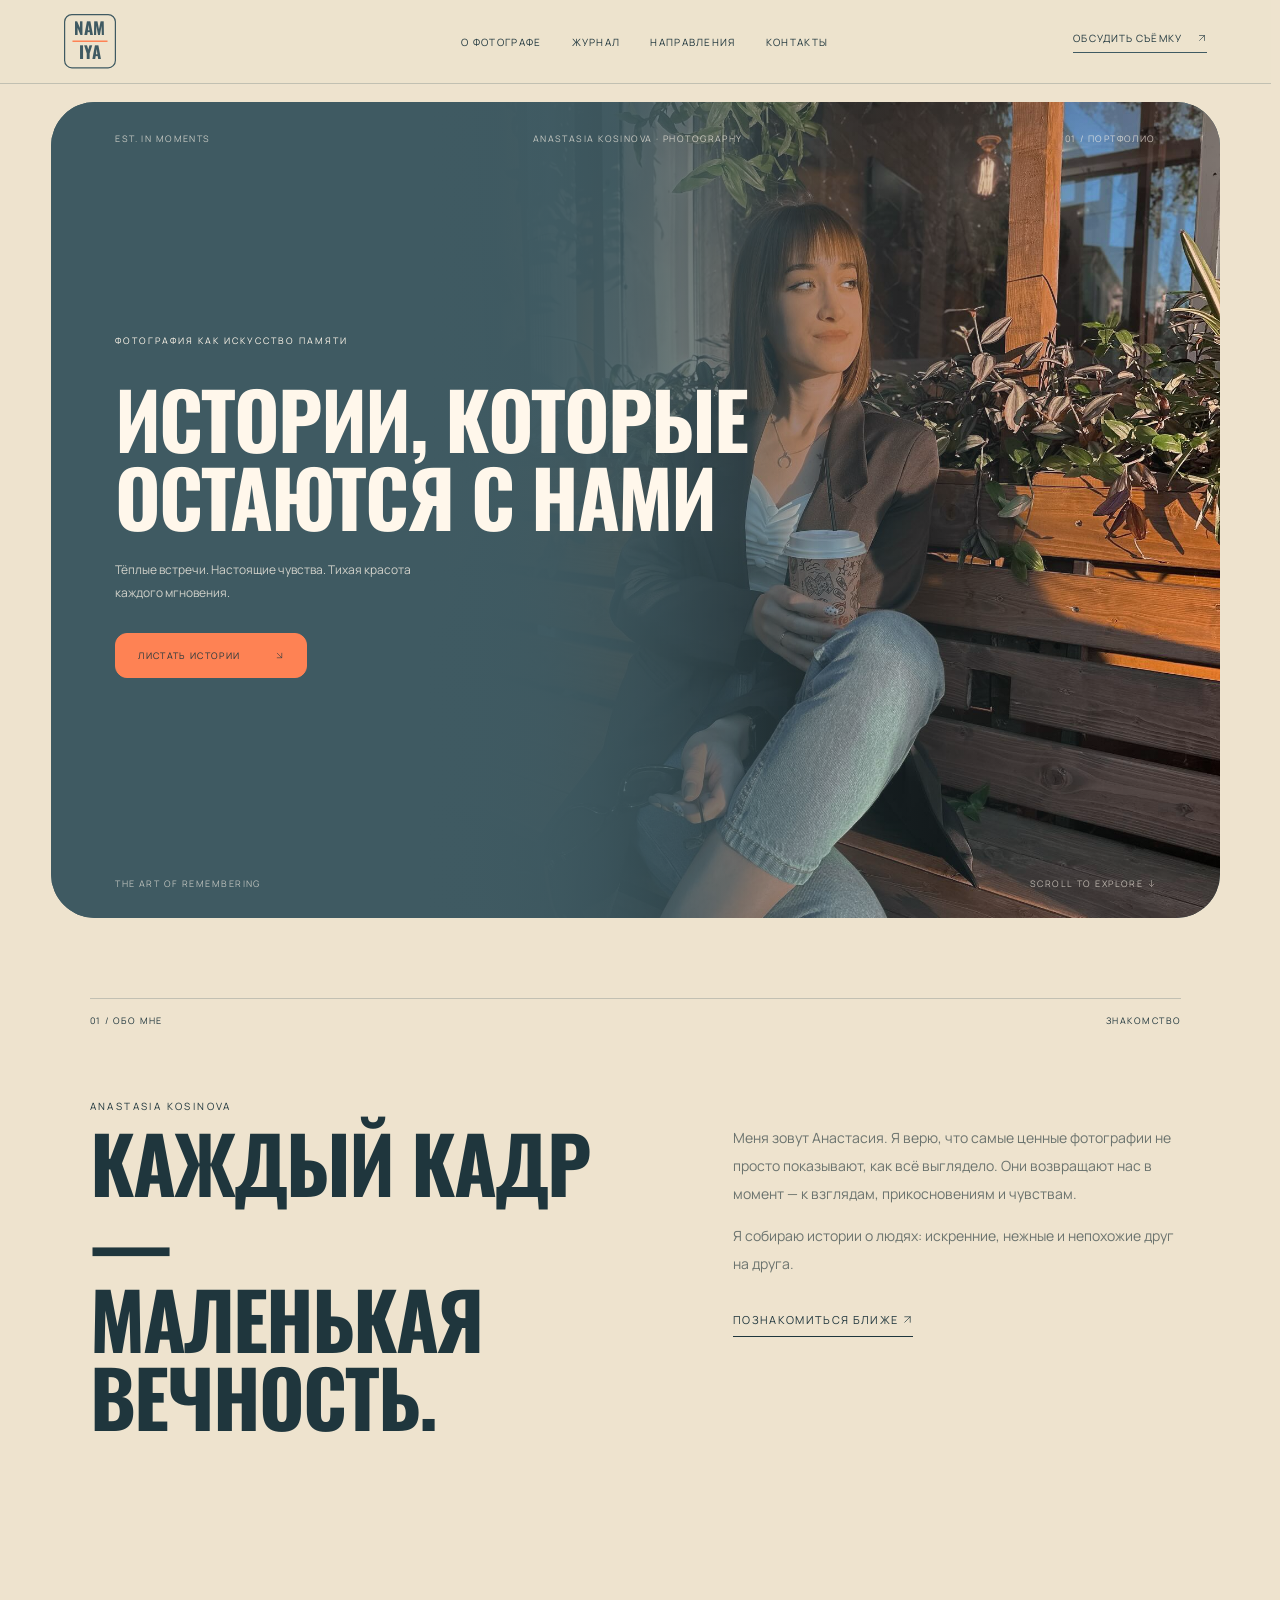
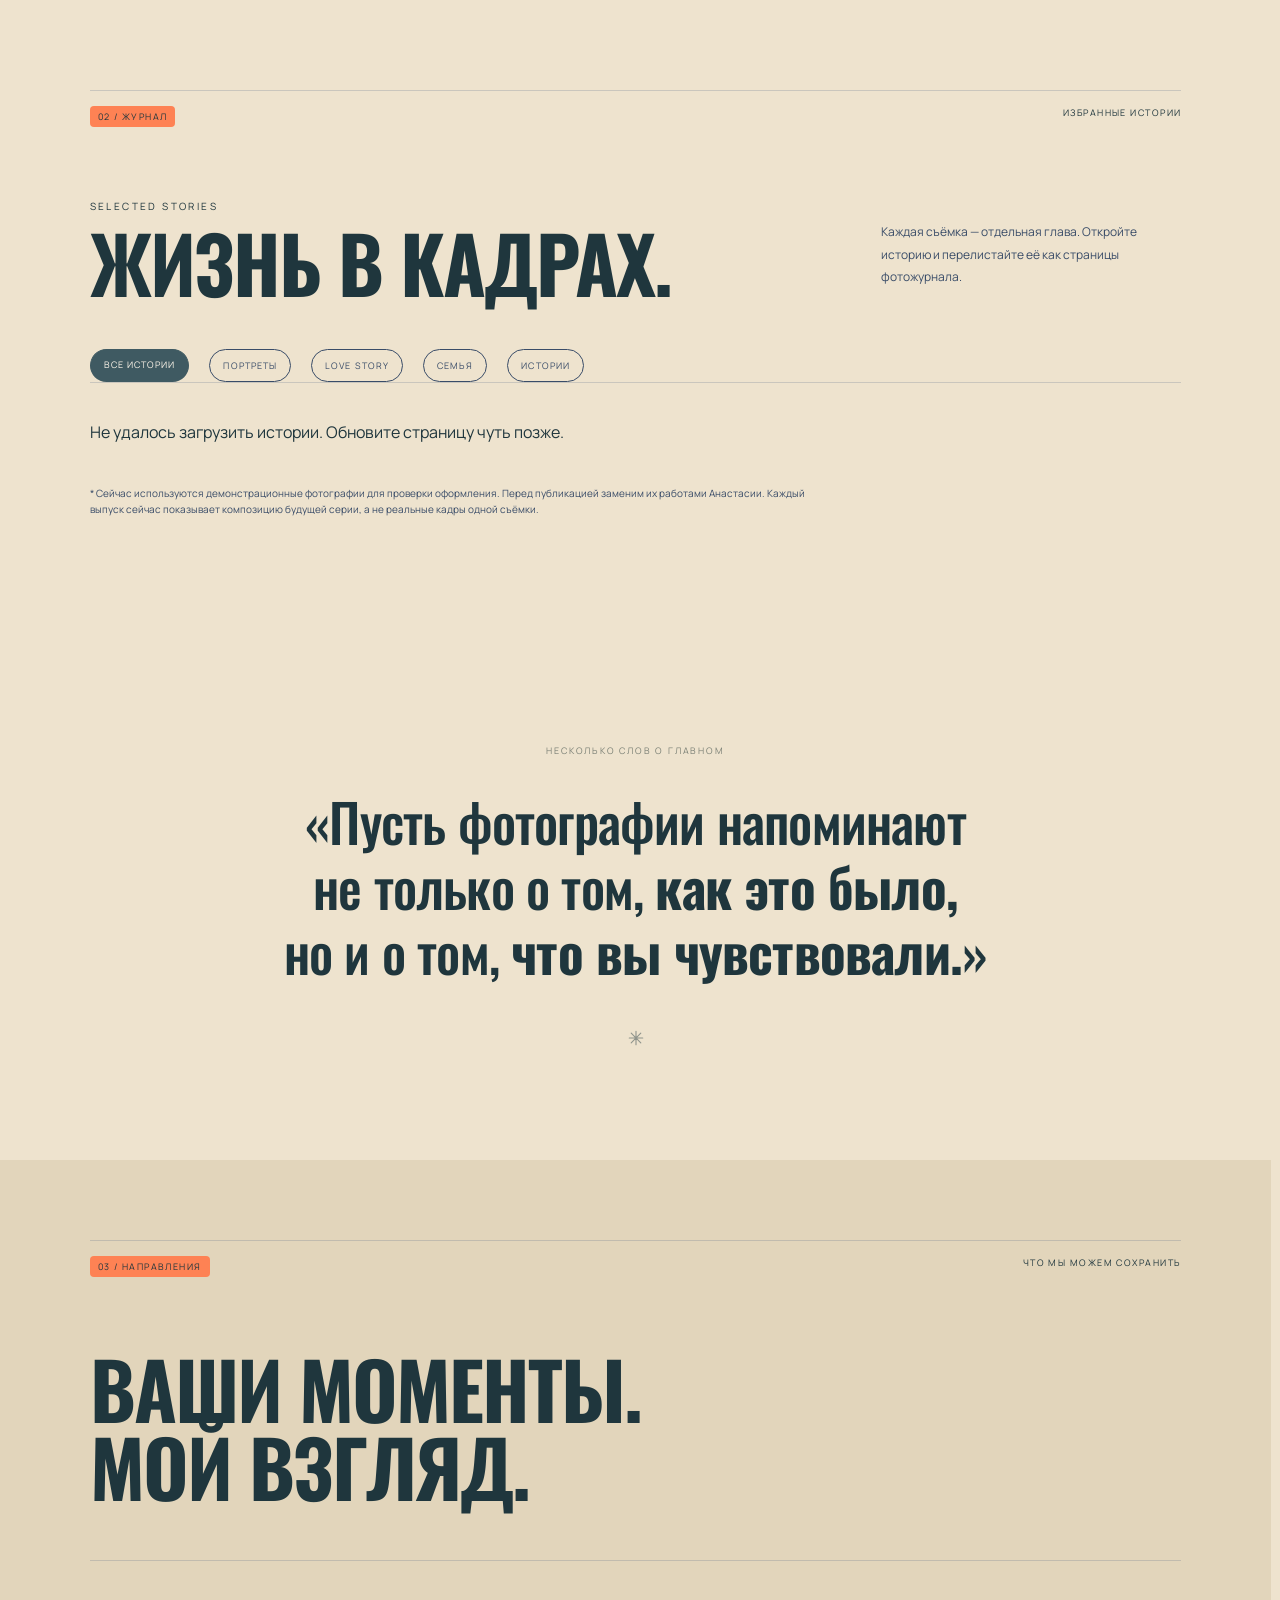
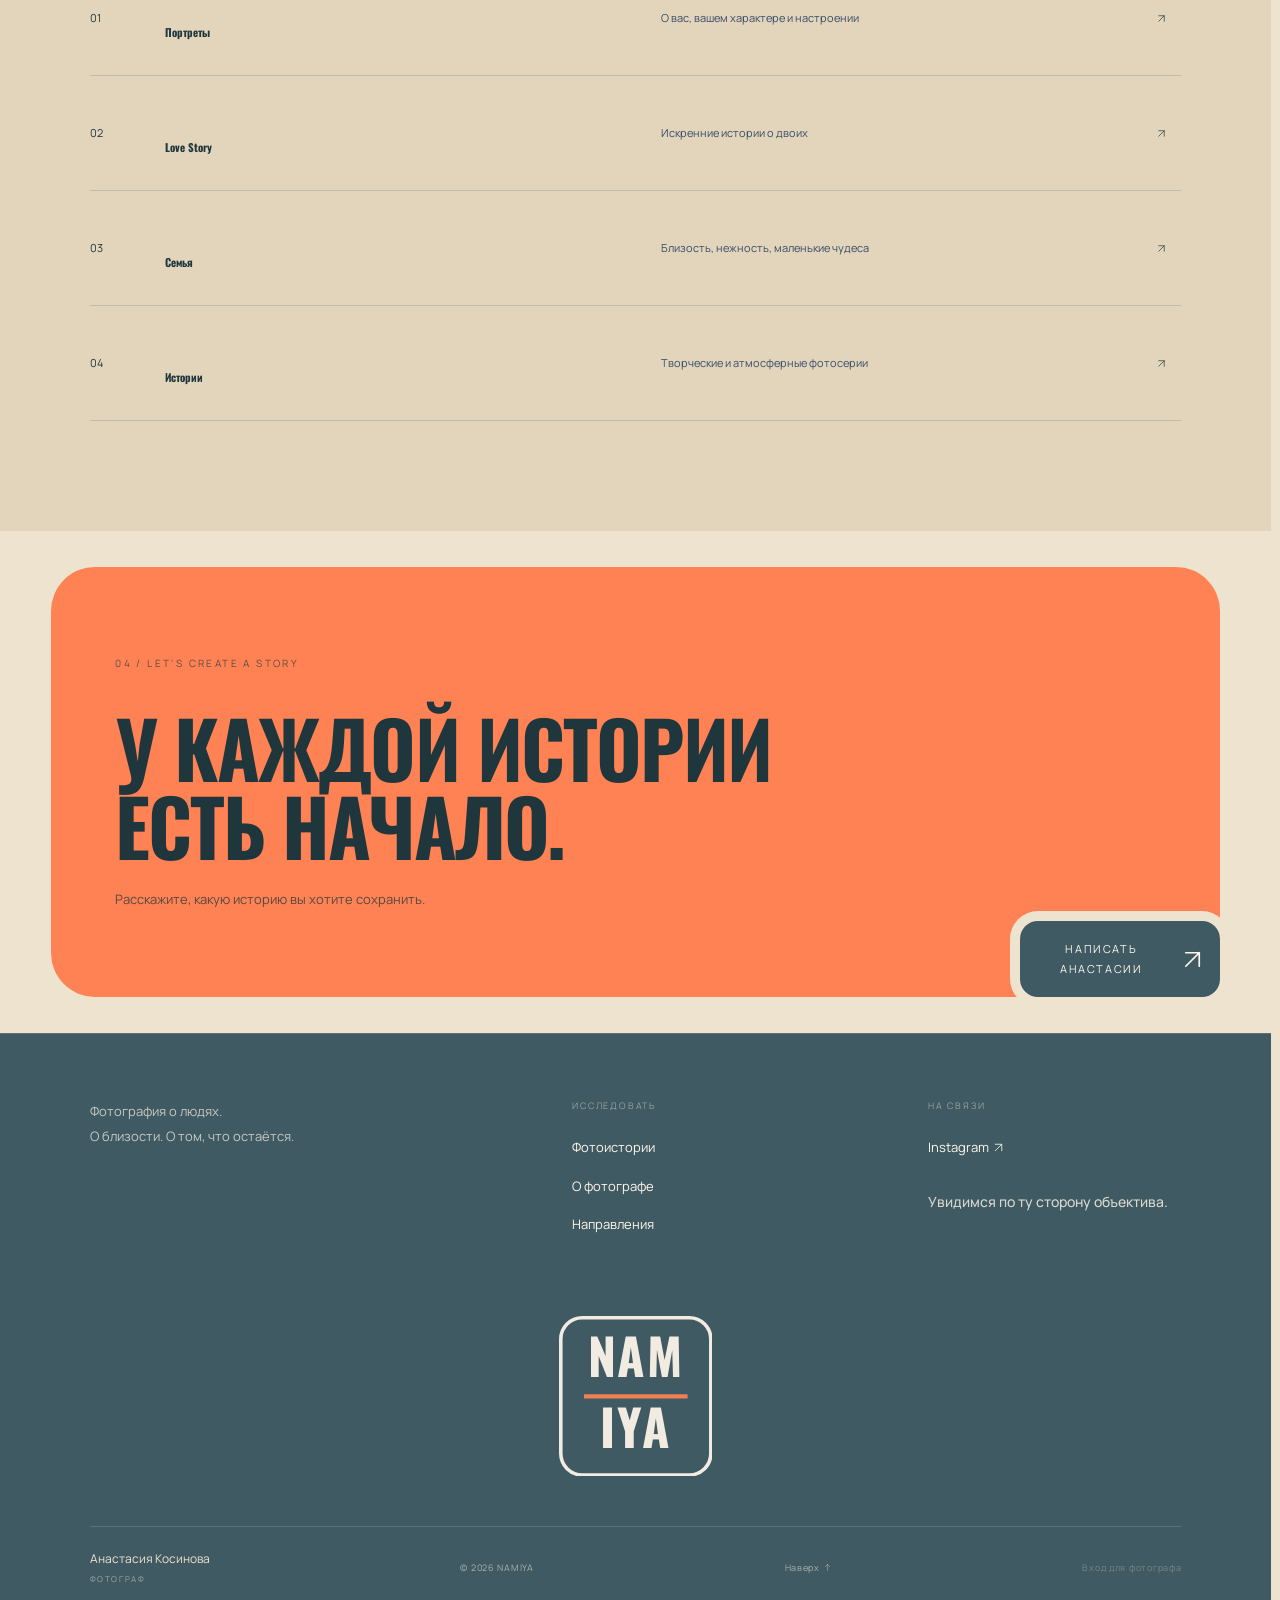
<file: index.html>
<!doctype html><html lang="ru"><head><meta charset="UTF-8"><meta name="viewport" content="width=device-width,initial-scale=1"><meta name="theme-color" content="#242e30"><meta name="description" content="NAMIYA — авторская фотография Анастасии Косиновой. Портреты, истории любви, семейные и творческие фотосессии."><title>NAMIYA — Anastasia Kosinova Photography</title><link rel="preconnect" href="https://fonts.googleapis.com"><link rel="preconnect" href="https://fonts.gstatic.com" crossorigin><link href="https://fonts.googleapis.com/css2?family=Cormorant+Garamond:ital,wght@0,400;0,500;0,600;1,400;1,500&family=Manrope:wght@300;400;500;600;700;800&display=swap" rel="stylesheet"><link rel="stylesheet" href="style.css?v=direction-links-1"><link rel="stylesheet" href="ui.css?v=center-add-1"><link rel="stylesheet" href="aesthetic.css?v=type-system-1"><link rel="stylesheet" href="covers.css?v=magazine-1"><script>
  const navigation = performance.getEntriesByType('navigation')[0];
  if (navigation?.type === 'reload' && location.hash === '#top') {
    const previousScrollRestoration = history.scrollRestoration;
    history.scrollRestoration = 'manual';
    window.addEventListener('pageshow', () => {
      requestAnimationFrame(() => {
        if (location.hash === '#top') window.scrollTo({top:0, behavior:'instant'});
        history.scrollRestoration = previousScrollRestoration;
      });
    }, {once:true});
  }
  const pageOptions = new URLSearchParams(location.search);
  if (pageOptions.get('mark') === 'seal') {
    document.documentElement.classList.add('preview-seal');
  }
  const showBlueOrangePreview = pageOptions.get('preview') === 'blue-orange';
  document.documentElement.classList.add('preview-blue-orange');
  if (!showBlueOrangePreview) document.documentElement.classList.add('preview-peach-steel');
  document.querySelector('meta[name="theme-color"]').content = showBlueOrangePreview ? '#4b607f' : '#3f5a62';
  const headingFont = document.createElement('link');
  headingFont.rel = 'stylesheet';
  headingFont.href = showBlueOrangePreview
    ? 'https://fonts.googleapis.com/css2?family=Golos+Text:wght@700;900&display=swap'
    : 'https://fonts.googleapis.com/css2?family=Oswald:wght@500;700&display=swap';
  document.head.append(headingFont);
</script></head><body>
<header class="topbar" id="top"><a class="wordmark" href="#top" aria-label="NAMIYA — на главную"><svg class="namiya-mark" viewBox="0 0 254 46" width="254" height="46" aria-hidden="true" focusable="false">
  <defs>
    <symbol id="namiya-geometric-mark" viewBox="0 0 254 46">
      <path fill="currentColor" d="M0 44V2h12l14 22V2h12v42H26L12 22v22z"/>
      <path fill="currentColor" fill-rule="evenodd" d="M40 44 53 2h15l13 42H68l-2-8H55l-2 8zm18-19h5l-2.5-11z"/>
      <path fill="currentColor" d="M84 44V2h13l10 17 10-17h13v42h-12V22l-11 16-11-16v22zM136 2h13v42h-13zM153 2h14l8 15 8-15h14l-16 28v14h-13V30z"/>
      <path fill="currentColor" fill-rule="evenodd" d="M194 44 207 2h15l13 42h-13l-2-8h-11l-2 8zm18-19h5l-2.5-11z"/>
      <circle cx="246" cy="36" r="8" fill="var(--namiya-mark-accent, #fe8254)"/>
    </symbol>
  </defs>
  <use href="#namiya-geometric-mark"/>
</svg><svg class="namiya-seal" viewBox="0 0 164 58" width="164" height="58" aria-hidden="true" focusable="false">
  <g transform="scale(.85)"><g transform="translate(34 34) rotate(45) translate(-23 -23)">
        <path fill="var(--seal-ink)" d="M0 0h46v46H0z"/>
        <path fill="none" stroke="var(--seal-cut)" stroke-width="2.2" stroke-linejoin="miter" d="M4.5 4.5h37v37h-37zM4.5 34h37M23 4.5V34M10.5 29V10.5L17 29V10.5M29 29V10.5h6.5V29M29 20h6.5"/>
        <path fill="var(--seal-cut)" d="M9 36.8h19v2H9zM33 36.8h4v2h-4z"/>
      </g></g>
  <text class="seal-name" x="65" y="37">NAMIYA</text>
</svg><svg class="namiya-compact" viewBox="0 0 86 90" width="86" height="90" aria-hidden="true" focusable="false">
  <rect x="1" y="1" width="84" height="88" rx="12" fill="none" stroke="currentColor" stroke-width="2"/>
  <text x="43" y="34" text-anchor="middle" fill="currentColor">NAM</text>
  <path d="M14 45H72" stroke="var(--namiya-mark-accent)" stroke-width="2.5"/>
  <text x="43" y="74" text-anchor="middle" fill="currentColor">IYA</text>
</svg></a><button class="menu-toggle" aria-label="Открыть меню" aria-expanded="false">☰</button><nav class="nav" aria-label="Навигация"><a href="#about">О фотографе</a><a href="#journal">Журнал</a><a href="#directions">Направления</a><a href="#contact">Контакты</a></nav><a class="top-cta" href="#contact">Обсудить съёмку <span>↗</span></a></header>
<main><section class="hero"><div class="hero-photo" aria-hidden="true"></div><div class="hero-lines"><span>EST. IN MOMENTS</span><span>ANASTASIA KOSINOVA · PHOTOGRAPHY</span><span>01 / ПОРТФОЛИО</span></div><div class="hero-inner"><p class="eyebrow">ФОТОГРАФИЯ КАК ИСКУССТВО ПАМЯТИ</p><h1>Истории, которые<br><em>остаются с нами</em></h1><p class="hero-description">Тёплые встречи. Настоящие чувства. Тихая красота каждого мгновения.</p><a class="button light" href="#journal">Листать истории <span>↘</span></a></div><div class="hero-bottom"><span>THE ART OF REMEMBERING</span><span>SCROLL TO EXPLORE ↓</span></div></section>
<section class="intro section" id="about"><div class="section-kicker"><span>01 / ОБО МНЕ</span><span>ЗНАКОМСТВО</span></div><div class="intro-grid"><div><p class="smallcaps">ANASTASIA KOSINOVA</p><h2>Каждый кадр —<br><em>маленькая вечность.</em></h2></div><div class="intro-right"><p>Меня зовут Анастасия. Я верю, что самые ценные фотографии не просто показывают, как всё выглядело. Они возвращают нас в момент — к взглядам, прикосновениям и чувствам.</p><p>Я собираю истории о людях: искренние, нежные и непохожие друг на друга.</p><a class="text-link" href="https://www.instagram.com/_namiya_foto/" target="_blank" rel="noopener noreferrer">Познакомиться ближе ↗</a></div></div></section>
<section class="journal section" id="journal"><div class="section-kicker"><span>02 / ЖУРНАЛ</span><span>ИЗБРАННЫЕ ИСТОРИИ</span></div><div class="journal-heading"><div><p class="smallcaps">SELECTED STORIES</p><h2>Жизнь в <em>кадрах.</em></h2></div><p>Каждая съёмка — отдельная глава. Откройте историю и перелистайте её как страницы фотожурнала.</p></div><div class="filters" aria-label="Фильтр историй"><button class="filter active" data-filter="all">Все истории</button><button class="filter" data-filter="portrait">Портреты</button><button class="filter" data-filter="love">Love Story</button><button class="filter" data-filter="family">Семья</button><button class="filter" data-filter="story">Истории</button></div><div class="story-grid" id="story-grid"></div><div class="demo-note">* Сейчас используются демонстрационные фотографии для проверки оформления. Перед публикацией заменим их работами Анастасии. Каждый выпуск сейчас показывает композицию будущей серии, а не реальные кадры одной съёмки.</div></section>
<section class="quote"><span class="smallcaps">НЕСКОЛЬКО СЛОВ О ГЛАВНОМ</span><p>«Пусть фотографии напоминают<br>не только о том, <em>как это было,</em><br>но и о том, <em>что вы чувствовали.</em>»</p><span class="quote-mark">✳</span></section>
<section class="directions section" id="directions"><div class="section-kicker"><span>03 / НАПРАВЛЕНИЯ</span><span>ЧТО МЫ МОЖЕМ СОХРАНИТЬ</span></div><h2>Ваши моменты.<br><em>Мой взгляд.</em></h2><div class="direction-list"><a href="#journal" data-direction="portrait"><span>01</span><h3>Портреты</h3><p>О вас, вашем характере и настроении</p><span>↗</span></a><a href="#journal" data-direction="love"><span>02</span><h3>Love Story</h3><p>Искренние истории о двоих</p><span>↗</span></a><a href="#journal" data-direction="family"><span>03</span><h3>Семья</h3><p>Близость, нежность, маленькие чудеса</p><span>↗</span></a><a href="#journal" data-direction="story"><span>04</span><h3>Истории</h3><p>Творческие и атмосферные фотосерии</p><span>↗</span></a></div></section>
<section class="contact" id="contact"><div class="contact-inner"><span class="smallcaps">04 / LET'S CREATE A STORY</span><h2>У каждой истории<br><em>есть начало.</em></h2><p>Расскажите, какую историю вы хотите сохранить.</p><a class="button light" href="https://www.instagram.com/_namiya_foto/" target="_blank" rel="noopener noreferrer">Написать Анастасии ↗</a></div></section></main>
<footer class="site-footer"><div class="footer-top"><div class="footer-intro"><p class="footer-summary">Фотография о людях.<br>О близости. О том, что остаётся.</p></div><nav class="footer-nav" aria-label="Разделы сайта"><span class="footer-label">ИССЛЕДОВАТЬ</span><a href="#journal">Фотоистории</a><a href="#about">О фотографе</a><a href="#directions">Направления</a></nav><div class="footer-connection"><span class="footer-label">НА СВЯЗИ</span><a href="https://www.instagram.com/_namiya_foto/" target="_blank" rel="noopener noreferrer">Instagram ↗</a><p class="footer-note">Увидимся по ту сторону объектива.</p></div></div><div class="footer-signature" aria-hidden="true"><svg class="namiya-mark" viewBox="0 0 254 46" width="254" height="46" aria-hidden="true" focusable="false"><use href="#namiya-geometric-mark"/></svg><svg class="namiya-seal" viewBox="0 0 68 68" width="68" height="68" aria-hidden="true" focusable="false"><g transform="translate(34 34) rotate(45) translate(-23 -23)">
        <path fill="var(--seal-ink)" d="M0 0h46v46H0z"/>
        <path fill="none" stroke="var(--seal-cut)" stroke-width="2.2" stroke-linejoin="miter" d="M4.5 4.5h37v37h-37zM4.5 34h37M23 4.5V34M10.5 29V10.5L17 29V10.5M29 29V10.5h6.5V29M29 20h6.5"/>
        <path fill="var(--seal-cut)" d="M9 36.8h19v2H9zM33 36.8h4v2h-4z"/>
      </g></svg><svg class="namiya-compact" viewBox="0 0 86 90" width="86" height="90" aria-hidden="true" focusable="false">
  <rect x="1" y="1" width="84" height="88" rx="12" fill="none" stroke="currentColor" stroke-width="2"/>
  <text x="43" y="34" text-anchor="middle" fill="currentColor">NAM</text>
  <path d="M14 45H72" stroke="var(--namiya-mark-accent)" stroke-width="2.5"/>
  <text x="43" y="74" text-anchor="middle" fill="currentColor">IYA</text>
</svg></div><div class="footer-bottom"><div class="footer-brand">Анастасия Косинова <span>ФОТОГРАФ</span></div><p>© <span id="year"></span> NAMIYA</p><a href="#top">Наверх ↑</a><a class="footer-admin" href="admin.html">Вход для фотографа</a></div></footer>
<div class="reader" id="reader" role="dialog" aria-modal="true" aria-label="Фотоистория" aria-hidden="true"><div class="reader-top"><span>ФОТОИСТОРИЯ</span><span id="reader-issue">ИСТОРИЯ 001</span><button id="reader-close" class="close-control" aria-label="Закрыть историю"></button></div><div class="reader-scroll"><div class="reader-cover"><div class="reader-cover-copy"><span class="smallcaps">A STORY IN PHOTOGRAPHS</span><h2 id="reader-title">История</h2><p id="reader-subtitle"></p></div><div id="reader-cover-frame" class="reader-cover-frame"><img id="reader-cover-img" alt="Фотография истории"></div></div><div class="reader-intro"><span class="smallcaps">ЗАПИСКИ НА ПОЛЯХ</span><p id="reader-quote"></p><h3 id="reader-caption"></h3><p id="reader-body"></p><span class="reader-rule">✳</span></div><div class="reader-spread" id="reader-spread"></div><div class="reader-end"><span>Конец истории</span><p>Спасибо, что перелистали эту историю.</p><button id="reader-back">Вернуться в журнал ↗</button></div></div><div class="reader-bottom"><span>ANASTASIA KOSINOVA</span><span id="reader-progress">01 / 03</span></div></div>
<script src="icons.js?v=editorial-1"></script><script src="content.js?v=magazine-1"></script><script src="covers.js?v=magazine-1"></script><script src="cloud.js?v=inline-1"></script><script src="feedback.js?v=cloud-1"></script><script src="sortable.js?v=inline-1"></script><script src="site-content.js?v=free-1"></script><script src="inline-editor.js?v=grid-1"></script><script src="photo-zoom.js?v=zoom-1"></script><script src="script.js?v=direction-links-1"></script></body></html>
</file>
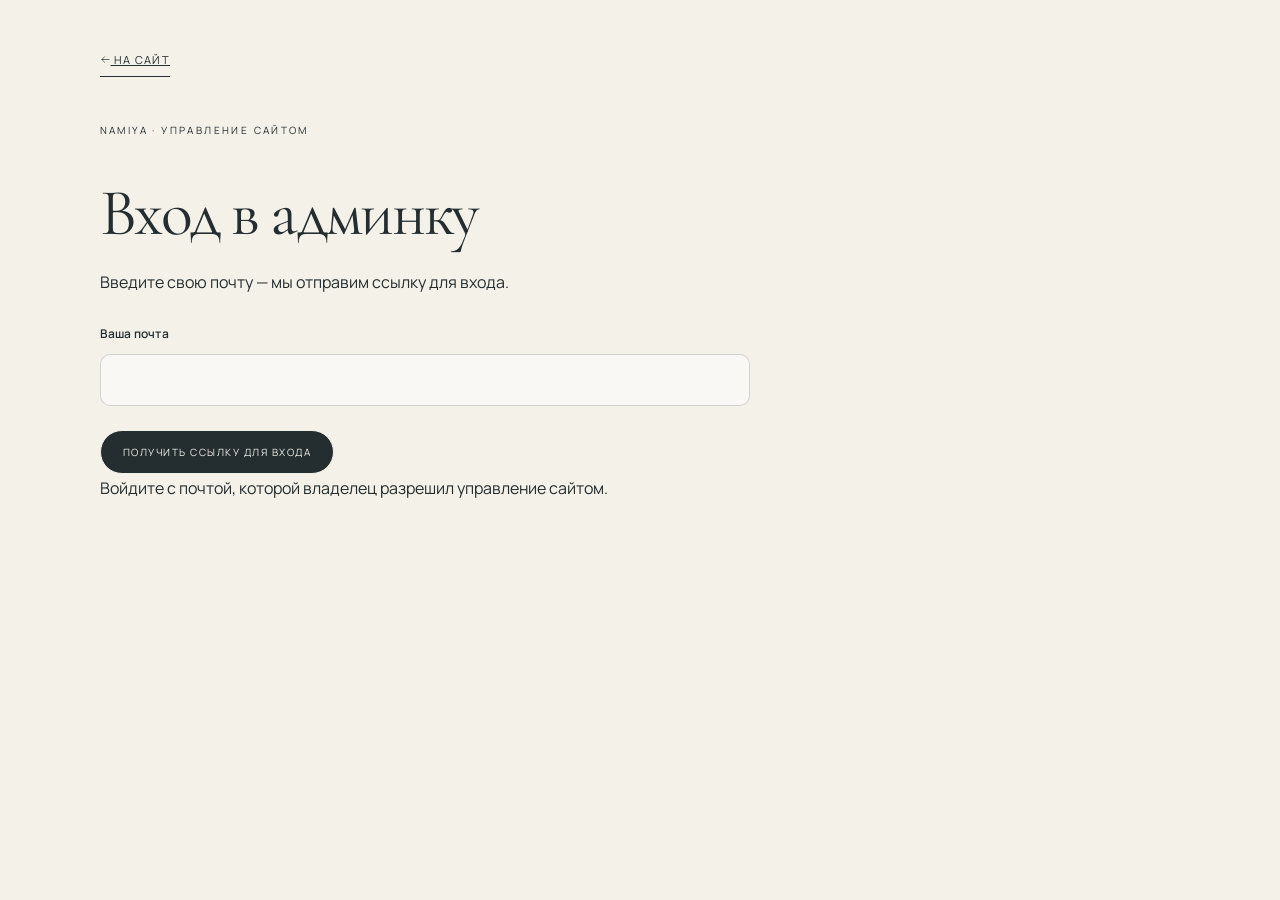
<file: admin.html>
<!doctype html>
<html lang="ru">
<head>
  <meta charset="utf-8">
  <meta name="viewport" content="width=device-width,initial-scale=1">
  <meta name="robots" content="noindex,nofollow">
  <meta name="referrer" content="no-referrer">
  <title>Управление сайтом — NAMIYA</title>
  <link rel="preconnect" href="https://fonts.googleapis.com">
  <link rel="preconnect" href="https://fonts.gstatic.com" crossorigin>
  <link href="https://fonts.googleapis.com/css2?family=Cormorant+Garamond:ital,wght@0,400;0,500;0,600;1,400;1,500&family=Manrope:wght@300;400;500;600;700;800&display=swap" rel="stylesheet">
  <link rel="stylesheet" href="style.css?v=hero-fade-1">
  <link rel="stylesheet" href="admin.css?v=inline-1">
  <link rel="stylesheet" href="ui.css?v=photo-zoom-1">
<link rel="stylesheet" href="aesthetic.css?v=editorial-photo-1"><link rel="stylesheet" href="covers.css?v=magazine-1"></head>
<body class="admin">
  <main class="admin-shell">
    <a class="text-link" href="./">← На сайт</a>
    <p class="smallcaps">NAMIYA · УПРАВЛЕНИЕ САЙТОМ</p>
    <section id="admin-login"><h1>Вход в админку</h1><p>Введите свою почту — мы отправим ссылку для входа.</p><form id="login-form"><label for="admin-email">Ваша почта</label><input id="admin-email" type="email" autocomplete="email" required><button class="button" type="submit">Получить ссылку для входа</button></form><p id="login-status" role="status"></p></section><div id="admin-work" hidden><a class="button" href="./?edit=1">Редактировать прямо на сайте ↗</a><button id="logout" class="button" type="button">Выйти</button><section aria-labelledby="stories-heading" id="story-admin">
      <div class="admin-heading"><div><p class="smallcaps">ЖУРНАЛ</p><h1 id="stories-heading">Ваши фотоистории</h1></div><button class="button" id="edit-stories" type="button" aria-pressed="false">Редактировать</button><button id="add-story" type="button" aria-label="Добавить историю" hidden>+</button></div>
      <p>Одна съёмка — одна история. Соберите фотографии, выберите обложку и расскажите о вашем дне.</p>
      <div class="story-grid" id="admin-stories"></div>
      <p id="stories-status" role="status" aria-live="polite">Загружаем истории…</p>
      <div class="admin-actions"><button id="save-draft" class="button" type="button" disabled>Сохранить черновик</button><button id="restore-draft" class="button" type="button" disabled>Открыть черновик</button><button id="export-stories" class="button" type="button" disabled>Скачать истории</button></div>
      <p class="hint">Сохранённые истории и их черновики доступны вам с любого устройства. Отдельно можно сохранить резервную копию в этом браузере.</p>

    </section>
    <dialog id="story-editor" aria-labelledby="editor-heading">
      <form id="story-editor-form">
        <div class="admin-heading"><h2 id="editor-heading">Новая история</h2><button id="cancel-story" class="close-control" type="button" aria-label="Закрыть редактор"></button></div>
        <label for="story-title">Название</label><input id="story-title" required maxlength="150">
        <label for="story-sub">Короткое описание</label><input id="story-sub" maxlength="300">
        <label for="story-category">Категория</label><select id="story-category"><option value="portrait">Портреты</option><option value="love">Love Story</option><option value="family">Семья</option><option value="story">Истории</option></select>
        <label for="story-cover-style">Оформление обложки</label><select id="story-cover-style"><option value="plain">Фотография без надписей</option><option value="magazine">Журнальная обложка</option></select><div id="cover-options" class="cover-settings" hidden><label for="story-cover-ink">Цвет надписей</label><select id="story-cover-ink"><option value="light">Белый</option><option value="dark">Тёмный</option></select><label for="story-cover-brand">Название издания</label><input id="story-cover-brand" maxlength="24" placeholder="NAMIYA"><label for="story-cover-edition">Выпуск / дата</label><input id="story-cover-edition" maxlength="32" placeholder="ВЫПУСК 001"><label for="story-cover-side">Короткий анонс слева</label><textarea id="story-cover-side" maxlength="90" rows="3"></textarea><label for="story-cover-headline">Заголовок на обложке</label><input id="story-cover-headline" maxlength="100" placeholder="Название истории"><label for="story-cover-subline">Подпись на обложке</label><input id="story-cover-subline" maxlength="160" placeholder="Короткое описание"></div><div class="cover-preview" id="story-cover-preview" aria-label="Предпросмотр обложки" hidden></div><label for="story-note">Вступление / цитата</label><textarea id="story-note" rows="3" maxlength="3000"></textarea>
        <label for="story-caption">Заголовок внутри истории</label><input id="story-caption" maxlength="300">
        <label for="story-body">Текст истории</label><textarea id="story-body" rows="5" maxlength="10000"></textarea>
        <label><input id="story-demo" type="checkbox"> Демонстрационная история</label>
        <label for="story-state">Публикация</label><select id="story-state"><option value="draft">Черновик — виден только вам</option><option value="published">Опубликовать сейчас</option><option value="scheduled">Отложенная публикация</option></select><div id="schedule-fields" hidden><label for="story-time">Дата и время по Москве (МСК, UTC+3)</label><input id="story-time" type="datetime-local"></div><label class="upload-zone" for="story-photos"><input id="story-photos" type="file" multiple accept="image/jpeg,image/png,image/webp" aria-label="Выбрать фотографии истории"><span class="upload-icon"><svg viewBox="0 0 24 24" fill="none" stroke="currentColor" stroke-width="1.4" aria-hidden="true"><rect x="3" y="3" width="18" height="18" rx="4"/><circle cx="8.5" cy="8.5" r="1.5"/><path d="m3 17 5-5 4 4 3-3 6 6"/></svg></span><span class="upload-copy"><strong>Соберите историю в фотографиях</strong><span data-upload-caption aria-live="polite">Перетащите сюда снимки одной съёмки</span><small>JPG, PNG, WebP · до 20 МБ на фото</small></span><span class="upload-action">Выбрать фото <span aria-hidden="true">↗</span></span></label>
        <p class="hint">До 30 фотографий в одной истории, до 20 МБ на исходный снимок. Первое фото станет обложкой. Кнопками можно изменить порядок или убрать кадр.</p>
        <div id="editor-photos" class="editor-photos"></div>
        <p id="editor-status" role="status" aria-live="polite"></p>
        <button id="apply-story" class="button" type="submit">Сохранить историю</button>
      </form>
    </dialog>
    <section id="moderation"><h2>Комментарии на проверке</h2><div id="moderation-list"></div></section><hr class="admin-divider">
    <h1>Главная фотография</h1>
    <p>Выберите снимок, посмотрите, как он выглядит на первом экране, и опубликуйте его.</p>
    <form id="photo-form">
      <label class="upload-zone" for="photo"><input id="photo" type="file" required accept="image/jpeg,image/png,image/webp" aria-label="Выбрать главное фото"><span class="upload-icon"><svg viewBox="0 0 24 24" fill="none" stroke="currentColor" stroke-width="1.4" aria-hidden="true"><rect x="3" y="3" width="18" height="18" rx="4"/><circle cx="8.5" cy="8.5" r="1.5"/><path d="m3 17 5-5 4 4 3-3 6 6"/></svg></span><span class="upload-copy"><strong>Новый взгляд на первый экран</strong><span data-upload-caption aria-live="polite">Перетащите сюда любимый снимок</span><small>JPG, PNG, WebP · до 20 МБ на фото</small></span><span class="upload-action">Выбрать снимок <span aria-hidden="true">↗</span></span></label>
      <p class="hint">JPG, PNG или WebP до 20 МБ. Снимок автоматически подготовится для сайта.</p>
      <section class="hero admin-preview" aria-label="Предпросмотр главного экрана">
        <div class="hero-photo" aria-hidden="true"></div>
        <div class="hero-inner"><p class="eyebrow">ФОТОГРАФИЯ КАК ИСКУССТВО ПАМЯТИ</p><h2>Истории, которые<br><em>остаются с нами</em></h2></div>
      </section>
      <button class="button" id="publish" type="submit" disabled>Сохранить главное фото ↗</button><p id="status" role="status" aria-live="polite">Выберите фотографию для предпросмотра.</p>
    </form>
    </div>
  </main>
  <script src="upload-ui.js?v=upload-1"></script>
  <script src="sortable.js?v=inline-1"></script>
  <script src="icons.js?v=editorial-1"></script><script src="content.js?v=magazine-1"></script>
  <script src="covers.js?v=magazine-1"></script><script src="cloud.js?v=inline-1"></script>
  <script src="cloud-auth.js?v=auth-2"></script>
  <script src="hero-admin.js?v=inline-1"></script>
  <script src="stories-admin.js?v=magazine-1"></script>
</body>
</html>
</file>
<file: style.css>
:root{--navy:#16324B;--butter:#F3EDDD;--ink:#1e3549;--muted:#6f766e;--line:rgba(22,50,75,.22)}*{box-sizing:border-box}html{scroll-behavior:smooth}body{margin:0;background:var(--butter);color:var(--navy);font-family:Manrope,Arial,sans-serif;-webkit-font-smoothing:antialiased}a{color:inherit;text-decoration:none}button{font:inherit;cursor:pointer}img{max-width:100%;display:block}.topbar{height:84px;background:var(--butter);display:flex;align-items:center;gap:38px;padding:0 clamp(22px,5vw,90px);position:relative;z-index:4;border-bottom:1px solid var(--line)}.wordmark{font-family:'Cormorant Garamond',serif;font-size:27px;letter-spacing:.16em;font-weight:600;white-space:nowrap}.wordmark span{display:block;font:8px Manrope,sans-serif;letter-spacing:.29em;text-align:center}.nav{display:flex;gap:32px;margin:auto;font-size:11px;text-transform:uppercase;letter-spacing:.11em}.nav a:hover,.text-link:hover{opacity:.6}.top-cta{font-size:11px;text-transform:uppercase;letter-spacing:.1em;white-space:nowrap;border-bottom:1px solid var(--navy);padding-bottom:7px}.top-cta span{padding-left:12px}.menu-toggle{display:none}.hero{background:var(--navy);color:var(--butter);min-height:720px;min-height:min(850px,calc(100svh - 84px));display:flex;flex-direction:column;justify-content:space-between;padding:30px clamp(22px,5vw,90px) 28px;overflow:hidden}.hero-lines,.hero-bottom,.section-kicker{display:flex;justify-content:space-between;gap:20px;font-size:10px;letter-spacing:.18em;text-transform:uppercase}.hero-lines{opacity:.7}.hero-inner{text-align:center;margin:30px auto 50px;width:min(850px,100%)}.eyebrow,.smallcaps{font-size:10px;letter-spacing:.24em;text-transform:uppercase}.hero-logo{width:min(720px,100%);height:260px;object-fit:contain;margin:0 auto -8px;filter:brightness(1.1)}h1,h2,h3,p{margin-top:0}h1,h2,h3{font-family:'Cormorant Garamond',Georgia,serif;font-weight:400}h1{font-size:clamp(45px,6.4vw,92px);line-height:.99;letter-spacing:-.04em;margin:0 0 24px}h1 em,h2 em,.quote em{font-weight:400}.hero-description{font-size:13px;line-height:1.9;opacity:.8;margin-bottom:28px}.button{display:inline-flex;align-items:center;justify-content:space-between;gap:35px;padding:18px 24px;font-size:10px;text-transform:uppercase;letter-spacing:.15em;border:1px solid currentColor;transition:background .2s,color .2s}.button.light{color:var(--butter)}.button:hover{background:var(--butter);color:var(--navy)}.hero-bottom{opacity:.65}.section{padding:80px clamp(22px,7vw,130px) 110px}.section-kicker{border-top:1px solid var(--line);padding-top:15px;margin-bottom:72px}.intro-grid{display:grid;grid-template-columns:1.15fr 1fr;gap:10vw}.intro h2,.journal h2,.directions h2,.contact h2{font-size:clamp(52px,6vw,88px);line-height:.99;letter-spacing:-.045em}.intro-right{max-width:460px;padding-top:25px}.intro-right p{font-size:14px;line-height:2;color:#425567}.text-link{display:inline-block;font-size:11px;text-transform:uppercase;letter-spacing:.12em;margin-top:20px;border-bottom:1px solid;padding-bottom:9px}.journal{background:#eee7d8}.journal-heading{display:flex;align-items:end;justify-content:space-between;gap:50px;margin-bottom:40px}.journal-heading h2{margin-bottom:0}.journal-heading>p{max-width:300px;font-size:13px;line-height:1.9;color:#52616c}.filters{display:flex;gap:8px;flex-wrap:wrap;margin-bottom:35px}.filter{border:1px solid var(--line);background:transparent;color:var(--navy);padding:11px 18px;font-size:10px;letter-spacing:.1em;text-transform:uppercase}.filter.active,.filter:hover{background:var(--navy);color:var(--butter)}.story-grid{display:grid;grid-template-columns:repeat(3,minmax(0,1fr));gap:28px}.story-card{cursor:pointer}.story-card img{width:100%;aspect-ratio:3/4;object-fit:cover;transition:transform .4s;filter:saturate(.8)}.story-card .image-wrap{overflow:hidden;background:#a4a08d}.story-card:hover img{transform:scale(1.035)}.story-card .meta{display:flex;justify-content:space-between;margin-top:15px;font-size:9px;letter-spacing:.14em;text-transform:uppercase;color:#65717b}.story-card h3{font-size:34px;margin:7px 0 0}.story-card p{font-size:12px;color:#6d7476}.demo-note{font-size:11px;line-height:1.6;color:#70746d;margin-top:28px}.quote{text-align:center;padding:110px 20px;background:var(--butter)}.quote p{font-family:'Cormorant Garamond',serif;font-size:clamp(33px,5vw,65px);line-height:1.15;margin:30px auto}.quote-mark{font-size:25px}.directions h2{margin-bottom:55px}.direction-list>a{display:grid;grid-template-columns:50px 1fr 1fr 25px;align-items:center;gap:25px;border-top:1px solid var(--line);padding:20px 0}.direction-list>a:last-child{border-bottom:1px solid var(--line)}.direction-list span{font-size:11px}.direction-list h3{font-size:clamp(28px,3vw,44px);margin:0}.direction-list p{font-size:12px;margin:0;color:#677581}.contact{background:var(--navy);color:var(--butter);text-align:center;padding:110px 20px}.contact h2{margin:25px 0}.contact p{font-size:13px;opacity:.75;margin-bottom:35px}footer{background:var(--navy);color:var(--butter);border-top:1px solid rgba(255,255,255,.2);padding:30px clamp(22px,5vw,90px);display:flex;align-items:center;justify-content:space-between;gap:20px;font-size:10px;letter-spacing:.12em}.footer-brand{font-family:'Cormorant Garamond',serif;font-size:28px;letter-spacing:.1em}.footer-brand span{display:block;font:8px Manrope,sans-serif;letter-spacing:.2em}.reader{position:fixed;inset:0;z-index:20;background:var(--butter);display:none;flex-direction:column}.reader.open{display:flex}.reader-top,.reader-bottom{height:60px;flex-shrink:0;display:flex;align-items:center;justify-content:space-between;padding:0 5vw;border-bottom:1px solid var(--line);font-size:11px;letter-spacing:.15em}.reader-top small{font-size:8px}.reader-top button{border:0;background:transparent;color:var(--navy);font-size:23px}.reader-bottom{height:35px;border-top:1px solid var(--line);border-bottom:0;font-size:9px}.reader-scroll{overflow-y:auto;flex:1;scroll-behavior:smooth}.reader-cover{min-height:calc(100vh - 95px);display:grid;grid-template-columns:1fr 1fr;gap:4vw;align-items:center;padding:50px 7vw}.reader-cover-copy{text-align:center}.reader-cover h2{font-size:clamp(52px,7vw,100px);line-height:.94;margin:24px 0}.reader-cover p{font-size:13px;line-height:1.8}.reader-cover img{width:100%;height:min(70vh,760px);object-fit:cover}.reader-spread{padding:40px 7vw 80px}.spread{display:grid;grid-template-columns:1fr 1fr;gap:28px;margin-bottom:90px;align-items:center}.spread:nth-child(even){direction:rtl}.spread>*{direction:ltr}.spread img{width:100%;height:clamp(350px,55vw,700px);object-fit:cover}.spread-copy{text-align:center;padding:30px}.spread-copy .page-no{font-size:10px;letter-spacing:.2em}.spread-copy h3{font-size:clamp(40px,5vw,75px);line-height:1;margin:25px 0}.spread-copy p{font-size:13px;line-height:2;color:#66727b}.reader-end{text-align:center;padding:70px 20px 120px}.reader-end>span{font:italic 52px 'Cormorant Garamond',serif}.reader-end p{font-size:12px}.reader-end button{border:0;border-bottom:1px solid;background:none;padding:12px;color:var(--navy);font-size:12px}@media(max-width:850px){.topbar{height:72px}.menu-toggle{display:block;margin-left:auto;background:none;border:0;font-size:24px;color:var(--navy)}.nav{display:none;position:absolute;top:72px;left:0;right:0;background:var(--butter);padding:25px;flex-direction:column;gap:24px;box-shadow:0 12px 15px #0002}.nav.open{display:flex}.top-cta{display:none}.hero{min-height:680px}.hero-lines span:nth-child(2){display:none}.hero-logo{height:220px}.intro-grid{grid-template-columns:1fr;gap:15px}.intro-right{padding-top:0}.story-grid{grid-template-columns:repeat(2,minmax(0,1fr))}.direction-list>a{grid-template-columns:30px 1fr 20px}.direction-list p{grid-column:2;grid-row:2}.direction-list>a>span:last-child{grid-column:3;grid-row:1}.journal-heading{display:block}.journal-heading>p{margin-top:20px}.section{padding:60px 24px 80px}.section-kicker{margin-bottom:50px}}@media(max-width:560px){.hero{min-height:650px;padding:25px 20px}.hero-inner{margin:30px auto}.hero-logo{height:170px}.hero h1{font-size:50px}.hero-description{font-size:12px}.hero-bottom{font-size:8px}.story-grid{grid-template-columns:1fr;gap:40px}.story-card img{aspect-ratio:4/4.4}.intro h2,.journal h2,.directions h2,.contact h2{font-size:52px}.reader-top,.reader-bottom{padding:0 18px}.reader-top{font-size:10px}.reader-cover{grid-template-columns:1fr;gap:25px;padding:35px 22px}.reader-cover img{height:52vh;order:-1}.reader-cover h2{font-size:56px}.spread,.spread:nth-child(even){display:flex;flex-direction:column;direction:ltr;gap:10px;margin-bottom:50px}.spread img{height:60vh}.spread-copy{padding:15px}.reader-spread{padding:25px 20px}.quote{padding:80px 20px}footer{flex-wrap:wrap;gap:22px}.footer-brand{width:100%}}@media(prefers-reduced-motion:reduce){html{scroll-behavior:auto}*{transition:none!important}}

/* v1.1 — restrained identity and editorial photo hero */
.wordmark{display:flex;align-items:center;width:152px;min-width:152px;letter-spacing:normal}
.wordmark img{width:100%;height:58px;object-fit:contain;filter:brightness(0) saturate(100%) invert(17%) sepia(23%) saturate(1390%) hue-rotate(165deg) brightness(91%)}
.hero{position:relative;isolation:isolate}
.hero-photo{position:absolute;z-index:-2;top:0;right:0;bottom:0;width:68%;background-image:url('assets/hero-portrait.jpg');background-position:center 43%;background-size:cover;-webkit-mask-image:linear-gradient(90deg,transparent 0%,rgba(0,0,0,.08) 8%,rgba(0,0,0,.35) 20%,rgba(0,0,0,.7) 34%,#000 52%);mask-image:linear-gradient(90deg,transparent 0%,rgba(0,0,0,.08) 8%,rgba(0,0,0,.35) 20%,rgba(0,0,0,.7) 34%,#000 52%)}
.hero:before{content:'';position:absolute;z-index:-1;inset:0;background:linear-gradient(90deg,#16324B 0%,#16324B 33%,rgba(22,50,75,.94) 43%,rgba(22,50,75,.55) 64%,rgba(22,50,75,.07) 100%)}
.hero-inner{text-align:left;margin:90px 0 100px;width:min(660px,57%)}
.hero h1{font-size:clamp(58px,6.2vw,96px)}
.hero-description{max-width:400px}
.hero .eyebrow{margin-bottom:42px}
.hero-lines,.hero-bottom{position:relative}
@media(max-width:850px){.hero-photo{-webkit-mask-image:none;mask-image:none}}
@media(max-width:850px){.wordmark{width:140px;min-width:140px}.hero-photo{width:100%;background-position:60% center}.hero:before{background:linear-gradient(90deg,rgba(22,50,75,.97),rgba(22,50,75,.75) 58%,rgba(22,50,75,.22))}.hero-inner{width:75%;margin:80px 0 100px}}
@media(max-width:560px){.wordmark{width:136px;min-width:136px}.wordmark img{height:54px}.hero{min-height:740px}.hero-photo{background-position:59% center}.hero:before{background:linear-gradient(180deg,rgba(22,50,75,.64) 0%,rgba(22,50,75,.88) 52%,#16324B 100%)}.hero-inner{width:100%;margin:105px 0 65px;text-align:center}.hero .eyebrow{margin-bottom:34px}.hero h1{font-size:clamp(48px,11vw,65px)}.hero-description{margin:0 auto 30px}.hero-lines span:last-child{display:none}}

/* v1.2 — editorial reader refinements */
.reader-intro{text-align:center;padding:clamp(85px,12vw,175px) 24px 70px;max-width:880px;margin:auto}
.reader-intro p{font:italic clamp(38px,5vw,70px)/1.12 'Cormorant Garamond',Georgia,serif;margin:25px 0 30px}
.reader-rule{font-size:20px}
.editorial-spread img{object-position:center 28%}
.editorial-note{text-align:center;border-top:1px solid var(--line);border-bottom:1px solid var(--line);padding:90px 20px;margin:30px 0 90px}
.editorial-note p{font:clamp(35px,4vw,60px)/1.15 'Cormorant Garamond',Georgia,serif;margin:25px auto}
.editorial-note em{font-weight:400}
.story-card:focus-visible,.filter:focus-visible,.reader button:focus-visible,.nav a:focus-visible{outline:2px solid #9b793f;outline-offset:5px}
@media(max-width:560px){.reader-intro{padding:75px 22px 45px}.reader-intro p{font-size:43px}.editorial-note{padding:70px 10px}.editorial-note p{font-size:37px}}
.story-feedback{max-width:760px;margin:0 auto;padding:30px 24px 70px}.story-feedback h2{font-size:42px}.story-feedback button{background:var(--navy);color:var(--butter)}.story-feedback label{display:block;font-size:13px;margin:20px 0}.story-feedback input,.story-feedback textarea{display:block;width:100%;margin-top:10px;padding:14px;background:#fff8;border:1px solid var(--line);font:inherit;color:var(--navy)}.story-feedback textarea{resize:vertical}.story-feedback p{font-size:13px;line-height:1.8;white-space:pre-line}.story-comments article{padding:20px 0;border-bottom:1px solid var(--line)}.story-comments h3{font-size:28px;margin-bottom:8px}.like-story[aria-pressed=true]{background:#855344}.spread-copy p,.reader-intro p{white-space:pre-line}.story-feedback :focus-visible{outline:2px solid #9b793f;outline-offset:4px}
</file>
<file: ui.css>
/* Shared controls: use the same treatment in the portfolio and admin. */
*{scrollbar-width:thin;scrollbar-color:rgba(22,50,75,.3) transparent}
html{scrollbar-gutter:stable}
@supports selector(::-webkit-scrollbar){
  *{scrollbar-width:auto;scrollbar-color:auto}
  ::-webkit-scrollbar{width:9px;height:9px}
  ::-webkit-scrollbar-track,::-webkit-scrollbar-corner{background:transparent}
  ::-webkit-scrollbar-thumb{min-height:36px;border:2px solid transparent;border-radius:999px;background:rgba(22,50,75,.28);background-clip:padding-box}
  ::-webkit-scrollbar-thumb:hover{background-color:rgba(22,50,75,.46)}
  ::-webkit-scrollbar-button{display:none;width:0;height:0}
}
.admin .close-control,.reader .close-control,.menu-toggle.close-control{
  position:relative;flex:0 0 36px;width:36px;height:36px;min-width:36px;
  display:inline-flex;align-items:center;justify-content:center;
  margin:0;padding:0;border:0;border-radius:50%;appearance:none;
  background:rgba(22,50,75,.08);color:var(--navy);font-size:0;
  box-shadow:inset 0 0 0 1px rgba(22,50,75,.04);
  transition:background-color .18s ease,transform .18s ease;
}
.close-control::before,.close-control::after{content:'';position:absolute;width:13px;height:1.5px;border-radius:2px;background:currentColor;transform:rotate(45deg)}
.close-control::after{transform:rotate(-45deg)}
.admin .close-control:hover,.reader .close-control:hover,.menu-toggle.close-control:hover{background:rgba(22,50,75,.15)}
.close-control:active{transform:scale(.94)}
.close-control:focus-visible{outline:2px solid #9b793f;outline-offset:4px}
.menu-toggle.close-control{margin-left:auto}
.admin dialog{border:1px solid rgba(22,50,75,.12);border-radius:18px;box-shadow:0 24px 90px #071c3650}
.admin dialog .admin-heading{justify-content:space-between;flex-wrap:nowrap}
.admin dialog .admin-heading h2{min-width:0}
@media(forced-colors:active){*{scrollbar-color:auto}.admin .close-control,.reader .close-control,.menu-toggle.close-control{color:ButtonText;background:ButtonFace;border:1px solid ButtonText}}
[hidden]{display:none!important}
.inline-admin-bar{position:fixed;bottom:20px;right:24px;z-index:15;display:flex;align-items:center;gap:10px;padding:10px 12px 10px 18px;border:1px solid #16324b18;border-radius:999px;background:#f8f4e9ed;backdrop-filter:blur(16px);box-shadow:0 8px 40px #16324b20;font:11px Manrope,Arial,sans-serif;color:var(--navy)}.inline-admin-bar button{border:0;border-radius:999px;padding:12px 17px;background:var(--navy);color:var(--butter);font:inherit;cursor:pointer}.inline-admin-bar button:disabled{opacity:.5}.inline-status{max-width:220px}.journal-heading{position:relative}.inline-add-story{position:absolute;right:0;top:-50px;width:40px;height:40px;border:1px solid #16324b30;border-radius:50%;background:#fff9;color:var(--navy);font-size:26px}.inline-hero-edit{position:absolute;right:24px;bottom:65px;border:1px solid #ffffff45;border-radius:999px;background:#f3eddded;color:var(--navy);padding:12px 18px;font:11px Manrope,sans-serif;z-index:2}.inline-editable{position:relative;outline:1px dashed #16324b55;outline-offset:8px}.inline-edit-label{position:absolute;right:12px;top:12px;border-radius:999px;padding:10px 14px;background:#f8f5e9ed;box-shadow:0 3px 15px #16324b18;font:10px Manrope,sans-serif;pointer-events:none}.story-grip,.admin .photo-grip,.reader .photo-grip{position:absolute;left:12px;top:12px;display:grid;place-items:center;width:36px;height:36px;margin:0;padding:0;border:1px solid #16324b16;border-radius:50%;background:#f8f5e9ed;color:var(--navy);font:24px Arial,sans-serif;touch-action:none;cursor:grab;user-select:none;z-index:2}.is-dragging{opacity:.55;outline:2px solid #9b793f!important}.story-grip:active,.photo-grip:active{cursor:grabbing}.site-copy-editable{outline:1px dashed #9b793f88;outline-offset:4px;cursor:text}.site-copy-editable:focus{outline:2px solid #9b793f;outline-offset:4px}.footer-brand>[data-site-field]{display:inline;font:inherit;letter-spacing:inherit}.reader-editor-controls{padding:10px 5vw;background:var(--butter);border-bottom:1px solid var(--line);font-size:11px;max-height:35svh;overflow:auto}.reader-edit-actions{display:flex;gap:8px;align-items:center;flex-wrap:wrap}.reader-editor-controls.admin select{width:auto;max-width:190px;padding:8px 30px 8px 10px;font-size:11px}.reader-editor-controls.admin button{margin:0;padding:10px 15px}.reader-editor-controls p{font-size:10px;margin:8px 0}.reader-photo-upload{position:relative;display:inline-flex!important;margin:0!important;padding:9px 14px;border:1px dashed #16324b55;border-radius:999px;cursor:pointer}.reader-photo-upload input{position:absolute;inset:0;width:100%;height:100%;opacity:0;cursor:pointer}.reader-copy-editable{outline:1px dashed #9b793f55;outline-offset:5px;min-height:1em}.reader-copy-editable:focus{outline:2px solid #9b793f}.reader-copy-editable:empty::before{content:attr(data-placeholder);opacity:.35;font-style:italic}.reader-editing .spread-copy h3{font-size:clamp(27px,3vw,46px)}.editable-frame-photo{position:relative;width:100%}.reader .frame-remove{position:absolute;right:12px;top:12px;z-index:2}.reader-intro #reader-caption{font-size:clamp(30px,4vw,55px);margin:40px 0 18px}.reader-intro #reader-body{font:14px/1.9 Manrope,Arial,sans-serif;font-style:normal}.reader-intro #reader-caption:empty,.reader-intro #reader-body:empty{display:none}.reader-editing #reader-caption:empty,.reader-editing #reader-body:empty{display:block}.inline-editor-root dialog{z-index:25}@media(max-width:650px){.inline-admin-bar{bottom:12px;left:12px;right:12px;border-radius:18px;padding:10px;justify-content:flex-end;flex-wrap:wrap}.inline-status{flex:1;font-size:10px;max-width:none}.inline-admin-bar button{padding:10px 12px}.reader-editor-controls{padding:10px 18px}.reader-edit-actions>span{width:100%}}
.ui-icon{display:inline-block;flex-shrink:0;width:1em;height:1em;vertical-align:-.12em;pointer-events:none}.story-grip .ui-icon,.photo-grip .ui-icon{width:18px;height:18px}.inline-add-story .ui-icon,#add-story .ui-icon{width:20px;height:20px}.menu-toggle>.ui-icon{width:24px;height:24px}
@media(pointer:coarse){.story-grip,.admin .photo-grip,.reader .photo-grip{width:44px;height:44px}.admin .close-control,.reader .close-control{min-width:40px;width:40px;height:40px}}
.like-story[aria-pressed=true] .ui-icon{fill:currentColor}.spread-copy h3:empty,.spread-copy p:empty{display:none}.reader-editing .spread-copy h3:empty,.reader-editing .spread-copy p:empty{display:block}
.is-editing .admin-story,.inline-editable{animation:editor-jiggle .13s ease-in-out infinite alternate;transform-origin:50% 65%}.is-editing .admin-story:nth-child(2n),.inline-editable:nth-child(2n){animation-direction:alternate-reverse}.is-dragging{animation:none!important}@keyframes editor-jiggle{from{transform:rotate(-.22deg)}to{transform:rotate(.22deg)}}
.contact{padding:95px clamp(24px,7vw,130px) 85px;text-align:left}.contact-inner{max-width:1450px;margin:auto;display:grid;grid-template-columns:minmax(0,1fr) 220px;column-gap:9vw;align-items:center}.contact-inner>.smallcaps{grid-column:1/-1;margin-bottom:38px;opacity:.7}.contact h2{grid-column:1;font-size:clamp(60px,8vw,120px);letter-spacing:-.045em;line-height:.96;margin:0 0 25px}.contact p{grid-column:1;font-size:13px;margin:0;max-width:350px}.contact .button{grid-column:2;grid-row:2/4;display:flex;flex-direction:column;justify-content:center;width:190px;height:190px;padding:30px;border-radius:50%;gap:23px;text-align:center;font-size:11px;line-height:1.8}.contact .button .ui-icon{width:27px;height:27px;transition:transform .25s ease}.contact .button:hover .ui-icon{transform:translate(3px,-3px)}
footer.site-footer{display:block;padding:65px clamp(24px,7vw,130px) 28px;color:var(--butter);background:var(--navy);border-top:1px solid #f3eddd26;letter-spacing:normal}.footer-top{display:grid;grid-template-columns:1.5fr 1fr 1fr;gap:8vw;max-width:1450px;margin:0 auto 80px}.footer-wordmark{display:block;width:180px;margin-bottom:22px}.footer-wordmark img{width:100%;height:auto;filter:brightness(0) invert(1);opacity:.9}.footer-summary{font-size:13px;line-height:1.9;max-width:280px;opacity:.7}.footer-nav,.footer-connection{display:flex;flex-direction:column;align-items:flex-start;gap:18px}.footer-label{font-size:9px;letter-spacing:.2em;opacity:.45;margin-bottom:8px}.footer-nav a,.footer-connection a{font-size:13px;line-height:1.5;border-bottom:1px solid transparent;transition:border-color .2s,opacity .2s}.footer-nav a:hover,.footer-connection a:hover{border-bottom-color:#f3eddd88}.footer-note{font:italic 23px/1.3 'Cormorant Garamond',Georgia,serif;max-width:240px;opacity:.65;margin:14px 0 0}.footer-signature{font:400 clamp(90px,20vw,320px)/.8 'Cormorant Garamond',Georgia,serif;letter-spacing:-.045em;text-align:center;white-space:nowrap;margin:0 -2vw 50px;user-select:none;opacity:.93}.footer-bottom{display:flex;align-items:center;justify-content:space-between;gap:24px;flex-wrap:wrap;padding-top:24px;border-top:1px solid #f3eddd26;font-size:9px;letter-spacing:.08em;color:#f3eddd99}.footer-bottom p{margin:0}.site-footer .footer-brand{font:12px/1.4 Manrope,Arial,sans-serif;letter-spacing:normal;color:var(--butter)}.site-footer .footer-brand>span:not([data-site-field]){font:8px/1.5 Manrope,Arial,sans-serif;letter-spacing:.2em;opacity:.55;margin-top:5px}.footer-admin{opacity:.5}.footer-bottom a:hover{color:var(--butter)}
@media(max-width:700px){.contact{padding:70px 24px}.contact-inner{grid-template-columns:1fr;gap:0}.contact-inner>.smallcaps{margin-bottom:28px}.contact h2{font-size:clamp(54px,11vw,78px)}.contact .button{grid-column:1;grid-row:auto;width:136px;height:136px;font-size:9px;padding:22px;gap:12px;margin-top:32px;justify-self:end}.contact .button .ui-icon{width:22px;height:22px}.footer-top{grid-template-columns:1fr 1fr;gap:40px 28px;margin-bottom:60px}.footer-intro{grid-column:1/-1}.footer-wordmark{width:150px}.footer-summary{max-width:100%;margin-bottom:0}.footer-signature{font-size:23vw;margin:0 -2vw 35px}.footer-nav a,.footer-connection a{font-size:12px}.footer-note{font-size:21px}.footer-bottom{gap:20px}.site-footer .footer-brand{width:100%}footer.site-footer{padding-top:48px}.footer-bottom .footer-admin{margin-left:auto}}
@media(prefers-reduced-motion:reduce){.is-editing .admin-story,.inline-editable{animation:none}}
.inline-admin-bar{max-width:calc(100vw - 48px);flex-wrap:wrap;border-radius:22px}.journal-free{position:relative;display:block;min-height:350px}.journal-free>.story-card,.journal-free>.journal-layout-note{position:absolute;margin:0}.journal-layout-note{padding:24px 8px;color:var(--navy)}.journal-layout-note p{font:italic clamp(30px,3.5vw,52px)/1.13 'Cormorant Garamond',Georgia,serif;margin:0;white-space:pre-line;overflow-wrap:anywhere}.journal-layout-note [contenteditable=true]{outline:1px dashed #9b793f66;outline-offset:8px;min-height:1em}.layout-resize,.layout-note-grip{position:absolute;z-index:3;width:34px;height:34px;padding:0;display:grid;place-items:center;border:1px solid #16324b22;border-radius:50%;background:#f8f5e9ed;color:var(--navy);touch-action:none;cursor:nwse-resize}.layout-resize{right:-12px;bottom:-12px}.layout-note-grip{left:-12px;top:-18px;cursor:grab;font-size:23px}.layout-note-remove{position:absolute;right:0;top:-18px}.journal-free .story-grip,.layout-note-grip{touch-action:none}.layout-resize .ui-icon{width:16px;height:16px}.journal-free .inline-edit-label{max-width:70%;font-size:9px}.journal-free .story-card img{aspect-ratio:3/4}.journal-free .story-card{will-change:left,top,width}@media(max-width:749px){.journal-free{display:flex;flex-direction:column;gap:40px;height:auto!important;min-height:0}.journal-free>.story-card,.journal-free>.journal-layout-note{position:relative;width:100%!important;left:auto!important;top:auto!important}.journal-layout-note{padding:20px 8px 30px}.journal-layout-note p{font-size:38px}.inline-admin-bar{max-width:none}.layout-resize,.layout-note-grip{display:none}}
/* Photographs inside a story retain the photographer's complete framing. */
.reader .reader-cover img,.reader .spread img{width:auto;max-width:100%;height:auto;aspect-ratio:auto;object-fit:contain;object-position:center;justify-self:center;margin-inline:auto}
.reader .reader-cover img{max-height:78svh}
.reader .spread img{max-height:86svh}
.admin .editor-photos img{object-fit:contain;object-position:center;background:#16324b05}
@media(max-width:560px){.reader .reader-cover img,.reader .spread img{width:100%;height:auto;max-height:none;aspect-ratio:auto}}
/* Soft corners preserve the full frame without turning photographs into tiles. */
.story-card .image-wrap,.story-card .image-wrap img,.reader .reader-cover img,.reader .spread img,.admin .editor-photos img{border-radius:12px}
.zoomable-photo{cursor:zoom-in}.zoomable-photo:focus-visible{outline:2px solid #9b793f;outline-offset:5px}.photo-zoom{position:fixed;inset:0;width:100vw;max-width:none;height:100svh;max-height:none;margin:0;padding:0;border:0;background:#0c1f30f7;color:var(--butter);overflow:hidden}.photo-zoom::backdrop{background:#071725dc;backdrop-filter:blur(12px)}.zoom-top{position:absolute;top:0;left:0;right:0;z-index:2;display:flex;align-items:center;justify-content:space-between;gap:20px;padding:18px 24px;font:10px Manrope,Arial,sans-serif;letter-spacing:.12em}.zoom-controls{display:flex;align-items:center;gap:8px}.photo-zoom .zoom-controls button{display:grid;place-items:center;width:36px;height:36px;margin:0;padding:0;border:1px solid #f3eddd30;border-radius:50%;background:#f3eddd0d;color:var(--butter);font:18px Manrope,sans-serif}.photo-zoom .zoom-controls [data-reset]{width:65px;border-radius:999px;font-size:11px;letter-spacing:0}.photo-zoom .zoom-controls button:disabled{opacity:.3}.photo-zoom .close-control{background:#f3eddd1c;color:var(--butter)}.zoom-stage{position:absolute;inset:76px 24px 46px;overflow:hidden;touch-action:none;user-select:none}.zoom-stage img{width:100%;height:100%;max-width:none;object-fit:contain;transform-origin:center;user-select:none;-webkit-user-drag:none;will-change:transform}.zoom-stage.is-zoomed{cursor:grab}.zoom-stage.is-zoomed:active{cursor:grabbing}.photo-zoom .zoom-hint{position:absolute;bottom:10px;left:20px;right:20px;margin:0;text-align:center;font:10px/1.6 Manrope,Arial,sans-serif;letter-spacing:.03em;color:#f3eddd80}.photo-zoom button:focus-visible{outline:2px solid var(--butter);outline-offset:4px}@media(max-width:560px){.zoom-label{display:none}.zoom-top{padding:14px 16px}.zoom-stage{inset:65px 8px 60px}.photo-zoom .zoom-hint{font-size:9px;bottom:15px;max-width:280px;margin:auto}}

/* Center the add icon independently of font baseline and native button padding. */
.inline-add-story{padding:0;line-height:1;box-sizing:border-box}.inline-add-story:not([hidden]){display:grid;place-items:center}.inline-add-story .ui-icon{display:block;margin:0;vertical-align:initial}
</file>
<file: aesthetic.css>
/* Photographic direction: warm paper, quiet ink, generous editorial framing. */
:root{--navy:#242e30;--butter:#f4f1e9;--ink:#242e30;--muted:#767b76;--line:rgba(36,46,48,.18)}
body{background:var(--butter);color:var(--ink)}
.topbar{background:#f4f1e9f2;border-bottom-color:var(--line)}
.wordmark img{filter:brightness(0) saturate(100%);opacity:.8}
.wordmark,.footer-signature{--namiya-mark-accent:var(--preview-orange,#fe8254)}
.wordmark{color:var(--navy)}
.wordmark .namiya-mark{display:block;width:100%;height:auto}
.footer-signature .namiya-mark{display:block;width:100%;max-width:1150px;height:auto;margin-inline:auto}
.namiya-seal{display:none}
.preview-seal .wordmark .namiya-mark,.preview-seal .footer-signature .namiya-mark{display:none}
.preview-seal .namiya-seal{display:block}
.preview-seal .wordmark .namiya-seal{
  --seal-ink:#b84424;
  --seal-cut:var(--butter);
  width:100%;
  height:auto;
}
.preview-seal .footer-signature .namiya-seal{
  --seal-ink:var(--preview-orange);
  --seal-cut:var(--navy);
  width:clamp(102px,16vw,205px);
  height:auto;
  margin-inline:auto;
}
.wordmark .seal-name{font:700 22px var(--preview-type,Manrope,Arial,sans-serif);letter-spacing:1px;fill:currentColor}
.namiya-compact{display:none}
.preview-peach-steel:not(.preview-seal) :is(.wordmark,.footer-signature) .namiya-mark{display:none}
.preview-peach-steel:not(.preview-seal) .namiya-compact{
  display:block;
  height:auto;
  font:700 28px var(--preview-type);
  letter-spacing:1px;
}
.wordmark .namiya-compact{width:52px}
.footer-signature .namiya-compact{width:clamp(104px,12vw,168px);margin-inline:auto}
.nav{font-size:10px;letter-spacing:.13em;gap:30px}
.top-cta{font-size:10px;letter-spacing:.11em}
.hero{background:var(--ink)}
.hero:before{background:linear-gradient(90deg,#242e30 0%,#242e30 29%,rgba(36,46,48,.93) 41%,rgba(36,46,48,.48) 65%,rgba(36,46,48,.08) 100%)}
.hero-inner{width:min(760px,61%)}
.hero h1{font-size:clamp(62px,7.3vw,112px);font-weight:400;line-height:1.02;letter-spacing:-.045em}
.hero h1 em,.intro h2 em,.journal h2 em,.directions h2 em,.contact h2 em{font-style:normal}
.hero-description{font-size:12px;line-height:1.9;max-width:340px;opacity:.76}
.hero .eyebrow{font-size:9px;letter-spacing:.22em;margin-bottom:32px}
.hero .button{padding:15px 22px;font-size:9px;border-color:#f4f1e970}
.hero-lines,.hero-bottom{font-size:9px;letter-spacing:.16em}
.section-kicker{font-size:9px;letter-spacing:.16em}
.intro h2,.journal h2,.directions h2{font-size:clamp(54px,6.5vw,94px);line-height:1.02;letter-spacing:-.045em}
.intro-right p,.journal-heading>p,.direction-list p{color:#6b736e}
.journal{background:#ead4c6;color:#3f2924;--line:#573a3038}
.journal .journal-heading>p,.journal .story-card p,.journal .story-card .meta,.journal .demo-note,.journal .filter{color:#65463a}
.journal .filter.active,.journal .filter:hover{color:#3f2924;border-bottom-color:currentColor}
.journal-heading{margin-bottom:48px}
.journal-heading>p{font-size:12px;line-height:1.9}
.filters{gap:20px;margin-bottom:38px;border-bottom:1px solid var(--line);padding-bottom:0}
.filter{border:0;border-bottom:1px solid transparent;border-radius:0;padding:12px 0 14px;font-size:9px;letter-spacing:.12em;color:#778078}
.filter.active,.filter:hover{background:transparent;color:var(--ink);border-bottom-color:var(--ink)}
.story-grid{grid-template-columns:repeat(2,minmax(0,1fr));gap:58px 42px}
.story-card img{filter:none}
.story-card .image-wrap{background:#e1e0d8}
.story-card:hover img{transform:scale(1.015)}
.story-card .meta{font-size:8px;letter-spacing:.12em;color:#778078;margin-top:19px;gap:12px}
.story-card h3{font-size:clamp(33px,3.5vw,48px);line-height:1.08;letter-spacing:-.025em;margin-top:11px}
.story-card p{font-size:11px;line-height:1.8;color:#778078;margin-top:7px}
.demo-note{color:#7d8178;font-size:10px;max-width:720px;margin-top:42px}
.quote{padding:110px 24px}
.quote>.smallcaps{font-size:9px;letter-spacing:.2em;color:#7b8076}
.quote p{font-size:clamp(35px,4.5vw,65px);line-height:1.18;letter-spacing:-.02em}
.quote-mark{display:inline-block;opacity:.45;font-size:18px;margin-top:12px}
.directions{background:#d3dfcf;color:#263c31;--line:#263c3138}
.directions .direction-list p{color:#44574a}
.direction-list>a{padding:26px 0}
.direction-list h3{font-size:clamp(30px,3.3vw,48px)}
.reader{background:var(--butter)}
.reader-top,.reader-bottom{font-size:9px;letter-spacing:.14em}
.reader-cover h2{font-size:clamp(58px,7.5vw,108px);letter-spacing:-.04em;line-height:.99}
.reader-intro{padding-top:110px}
.reader-intro p{letter-spacing:-.025em}
.page-no,.spread-copy .page-no{color:#788078;font-size:9px}
.contact{background:#30483c}
footer.site-footer{background:#273b32}
.footer-signature{font-weight:400;letter-spacing:-.055em}
.site-footer .footer-wordmark img{filter:brightness(0) invert(1)}
@media(max-width:850px){.hero:before{background:linear-gradient(90deg,rgba(36,46,48,.94),rgba(36,46,48,.71) 58%,rgba(36,46,48,.22))}.hero-inner{width:78%}.story-grid{gap:40px 24px}}
@media(max-width:560px){.hero-inner{width:100%}.hero h1{font-size:clamp(43px,11.5vw,60px);line-height:1.04}.hero:before{background:linear-gradient(180deg,rgba(36,46,48,.46),rgba(36,46,48,.76) 54%,#242e30)}.hero .eyebrow{font-size:8px;line-height:1.8}.hero-description{font-size:11px;max-width:280px}.hero-bottom{font-size:7px}.intro h2,.journal h2,.directions h2{font-size:clamp(47px,12vw,60px)}.filters{gap:8px 20px}.filter{font-size:8px}.story-grid{grid-template-columns:1fr;gap:42px}.story-card h3{font-size:36px}.story-card .meta{font-size:8px}.quote{padding:80px 24px}.quote p{font-size:36px}.reader-cover h2{font-size:55px}}

.direction-list>a{color:inherit;text-decoration:none;transition:background .2s}.direction-list>a:hover{background:rgba(36,46,48,.035)}.direction-list>a:focus-visible{outline:2px solid var(--ink);outline-offset:5px}

@media(max-width:560px){
  .story-card .image-wrap img{
    display:block;
    height:auto;
    aspect-ratio:auto;
    object-fit:contain;
  }
  .story-card:hover .image-wrap img{transform:none}
}

/* Opt-in palette preview: ?preview=blue-orange */
.preview-blue-orange{
  --navy:#4b607f;
  --butter:#fff9f2;
  --ink:#1c2129;
  --line:#4b607f38;
  --preview-orange:#f3701e;
  --preview-cream:#e8d8c9;
  --preview-type:'Golos Text',Manrope,Arial,sans-serif;
}
.preview-blue-orange .topbar{background:#fff9f2f5}
.preview-blue-orange .hero{background:var(--navy)}
.preview-blue-orange .hero::before{
  background:linear-gradient(90deg,#4b607f 29%,#4b607fed 41%,#4b607f70 65%,#4b607f12 100%);
}
.preview-blue-orange :is(.hero,.intro,.journal,.directions,.contact,.reader-cover) h1,
.preview-blue-orange :is(.hero,.intro,.journal,.directions,.contact,.reader-cover) h2{
  font-family:var(--preview-type);
  font-weight:900;
  font-size:clamp(36px,6.1vw,94px);
  line-height:1;
  letter-spacing:-.055em;
}
.preview-blue-orange :is(.story-card,.direction-list) h3{
  font-family:var(--preview-type);
  font-weight:700;
}
.preview-blue-orange .hero .button{
  background:var(--preview-orange);
  border-color:var(--preview-orange);
  color:var(--ink);
}
.preview-blue-orange .hero .button:hover{background:#ff9550}
.preview-blue-orange .journal{background:var(--butter);color:var(--ink);--line:#4b607f38}
.preview-blue-orange .journal :is(.journal-heading>p,.story-card p,.story-card .meta,.demo-note,.filter){color:#394c68}
.preview-blue-orange .journal .filter.active{color:var(--ink);border-bottom:3px solid var(--preview-orange)}
.preview-blue-orange .directions{background:var(--preview-cream);color:var(--ink);--line:#4b607f38}
.preview-blue-orange .directions .direction-list p{color:#394c68}
.preview-blue-orange :is(.journal,.directions) .section-kicker>span:first-child{
  background:var(--preview-orange);
  color:var(--ink);
  padding:4px 8px;
  border-radius:4px;
}
.preview-blue-orange .contact{background:var(--navy)}
.preview-blue-orange footer.site-footer{background:#354865}
.preview-blue-orange .footer-signature{font-family:var(--preview-type);font-weight:900;font-size:clamp(48px,17vw,270px)}
@media(max-width:850px){
  .preview-blue-orange .hero::before{background:linear-gradient(90deg,#4b607ff0,#4b607fb0 58%,#4b607f35)}
}
@media(max-width:560px){
  .preview-blue-orange .hero::before{background:linear-gradient(180deg,#4b607f62,#4b607fb8 54%,#4b607f)}
}

/* Peach and steel use the same preview typography and section accents. */
.preview-peach-steel{
  --navy:#3f5a62;
  --butter:#eee3ce;
  --ink:#1f363d;
  --line:#3f5a6240;
  --preview-orange:#fe8254;
  --preview-cream:#eee3ce;
  --preview-type:'Oswald','Golos Text',Manrope,Arial,sans-serif;
  --panel-gutter:clamp(14px,4vw,60px);
}
.preview-peach-steel .topbar{background:#eee3cef5}
.preview-peach-steel main>.hero{
  margin:18px var(--panel-gutter) 0;
  border-radius:clamp(20px,4vw,44px);
  color:#fff7eb;
}
.preview-peach-steel .hero::before{
  background:linear-gradient(90deg,#3f5a62 29%,#3f5a62e6 42%,#3f5a6255 67%,transparent);
}
.preview-peach-steel :is(.hero h1,.intro h2,.journal h2,.directions h2,.contact h2,.footer-signature){
  font-weight:700;
  letter-spacing:-.025em;
  text-transform:uppercase;
}
.preview-peach-steel :is(.hero h1,.intro h2,.journal h2,.directions h2,.contact h2) em{font-weight:inherit}
.preview-peach-steel :is(main,.reader) :is(h1,h2,h3){font-family:var(--preview-type);font-weight:700}
.preview-peach-steel .quote p,
.preview-peach-steel .reader #reader-quote,
.preview-peach-steel .reader .editorial-note p,
.preview-peach-steel .reader .reader-end>span{
  font-family:var(--preview-type);
  font-weight:500;
  font-style:normal;
  letter-spacing:-.015em;
  line-height:1.22;
}
.preview-peach-steel .quote p{font-size:clamp(27px,4.15vw,56px)}
.preview-peach-steel .quote em,.preview-peach-steel .reader .editorial-note em{
  font-style:normal;
  font-weight:700;
}
.preview-peach-steel .footer-note{font:500 14px/1.55 Manrope,Arial,sans-serif;opacity:.8}
.preview-peach-steel .hero .button{border-radius:12px}
.preview-peach-steel .hero .button:hover{background:#ffa383}
.preview-peach-steel .journal .filter{border-radius:999px;border:1px solid currentColor;padding:8px 13px}
.preview-peach-steel .journal .filter.active{background:var(--navy);border-color:var(--navy);color:#fff7eb}
.preview-peach-steel .directions{background:#e2d5bb}
.preview-peach-steel .contact{
  position:relative;
  margin:36px var(--panel-gutter);
  padding:clamp(36px,7vw,100px) clamp(24px,5vw,74px);
  border-radius:clamp(20px,4vw,44px);
  background:var(--preview-orange);
  color:var(--ink);
}
.preview-peach-steel .contact .button{
  position:absolute;
  right:0;
  bottom:0;
  width:200px;
  height:76px;
  margin:0;
  padding:14px;
  border:0;
  border-radius:18px;
  box-shadow:0 0 0 10px var(--butter);
  background:var(--navy);
  color:#fff7eb;
  flex-direction:row;
  gap:10px;
}
.preview-peach-steel .contact .button:hover{background:#2c4750}
.preview-peach-steel footer.site-footer{background:var(--navy);color:#fff7eb}
@media(max-width:850px){
  .preview-peach-steel .hero::before{background:linear-gradient(90deg,#3f5a62f0,#3f5a62b8 58%,#3f5a6235)}
}
@media(max-width:700px){
  .preview-peach-steel .contact{padding-bottom:112px}
  .preview-peach-steel .contact .button{width:174px;height:64px}
}
@media(max-width:560px){
  .preview-peach-steel .hero::before{background:linear-gradient(180deg,#3f5a6250,#3f5a62c2 54%,#3f5a62)}
}
</file>
<file: covers.css>
.magazine-cover{position:relative;container-type:inline-size;overflow:hidden;isolation:isolate}
.magazine-overlay{position:absolute;inset:0;z-index:1;pointer-events:none;color:#fff;font-family:Manrope,Arial,sans-serif;text-transform:uppercase;text-shadow:0 1px 10px #0002;background:linear-gradient(180deg,#00000012,transparent 36%,transparent 58%,#00000050);border-radius:inherit}
.magazine-brand{position:absolute;left:4%;right:4%;top:4%;font-size:clamp(28px,13.8cqw,105px);font-weight:800;letter-spacing:-.075em;line-height:.92;overflow-wrap:anywhere}
.magazine-brand.long-brand{font-size:8.5cqw;letter-spacing:-.06em}
.magazine-outline{position:absolute;left:4.3%;top:16%;max-width:90%;font-size:7.5cqw;line-height:1.08;font-weight:800;letter-spacing:-.035em;color:transparent;-webkit-text-stroke:1px #fff;text-shadow:none}
.magazine-edition{position:absolute;right:4.5%;top:23%;max-width:48%;font:400 clamp(7px,2.5cqw,17px)/1.2 ui-monospace,'Courier New',monospace;text-align:right;letter-spacing:.025em}
.magazine-side{position:absolute;left:4.5%;top:29%;max-width:43%;white-space:pre-line;font:400 clamp(9px,3.3cqw,23px)/1.05 ui-monospace,'Courier New',monospace;letter-spacing:-.025em;overflow-wrap:anywhere}
.magazine-lower{position:absolute;right:4.5%;bottom:7%;max-width:75%;display:flex;flex-direction:column;align-items:flex-end;text-align:right;gap:2cqw;overflow-wrap:anywhere}
.magazine-lower strong{font-size:clamp(18px,6.6cqw,48px);line-height:1.03;letter-spacing:-.055em;font-weight:800}
.magazine-lower>span{font-size:clamp(7px,2.5cqw,18px);line-height:1.2;letter-spacing:.015em;max-width:95%}
.magazine-barcode{position:absolute;left:4.5%;bottom:7%;width:7.5%;height:20%;padding:1.2cqw .8cqw;border-radius:3px;color:#202525;background:#f4f1e9;font:400 clamp(5px,1.2cqw,9px)/1 ui-monospace,monospace;writing-mode:vertical-rl;text-shadow:none}
.magazine-barcode::after{content:'';position:absolute;inset:10% 17% 8% 57%;background:repeating-linear-gradient(0deg,#202525 0 1px,transparent 1px 3px,#202525 3px 5px,transparent 5px 7px)}
.magazine-cover[data-cover-ink=dark] .magazine-overlay{color:#182022;text-shadow:none;background:linear-gradient(180deg,#ffffff18,transparent 40%,transparent 60%,#ffffff48)}
.magazine-cover[data-cover-ink=dark] .magazine-outline{-webkit-text-stroke-color:#182022}
.reader-cover-frame{--cover-ratio:.75;position:relative;width:min(100%,calc(78svh * var(--cover-ratio)));max-width:100%;justify-self:center;border-radius:12px}
.reader .reader-cover-frame>img{width:100%;height:auto;margin:0;max-height:none;border-radius:12px}
.admin .cover-settings{padding:18px;margin-top:20px;border:1px solid var(--line);border-radius:14px;background:#fff4}
.admin .cover-preview{width:240px;max-width:100%;margin:22px auto 0;border-radius:12px;aspect-ratio:3/4;background:#16324b08}
.admin .cover-preview>img{width:100%;height:100%;object-fit:cover;border-radius:12px}
.reader .reader-cover-frame .magazine-overlay{border-radius:12px}
.reader-cover-frame:not(.magazine-cover){overflow:visible}
@media(max-width:560px){.reader-cover-frame{width:100%;order:-1}.reader .reader-cover-frame>img{width:100%;height:auto;max-height:none}}
.wide-cover .magazine-brand{font-size:8cqw}.wide-cover .magazine-outline{font-size:4.5cqw;top:24%}.wide-cover .magazine-edition{font-size:2cqw;top:30%}.wide-cover .magazine-lower strong{font-size:4.5cqw}.wide-cover .magazine-lower>span{font-size:2cqw}.wide-cover .magazine-side{font-size:2.5cqw;top:42%}.wide-cover .magazine-barcode{height:25%}
</file>
<file: admin.css>
.admin-shell{max-width:1120px;margin:auto;padding:32px 24px 80px}.admin-shell>.smallcaps{margin-top:44px}.admin h1{font-size:clamp(40px,6vw,70px);margin-bottom:20px}.admin p{line-height:1.8}.admin label{display:block;margin:28px 0 12px;font-weight:600}.admin input{max-width:100%;font:inherit}.admin input[type=password]{display:block;width:min(620px,100%);padding:14px;border:1px solid var(--line);background:#fff8;color:var(--navy)}.admin .hint{font-size:12px;color:#425567}.admin-preview{min-height:440px;margin:28px 0}.admin-preview .hero-inner{margin:90px 0;width:60%}.admin-preview h2{font-size:clamp(34px,5vw,68px);line-height:1.05}.admin details{padding:20px 0;border-block:1px solid var(--line)}.admin summary{cursor:pointer}.admin details a{text-decoration:underline}.admin button{margin-top:24px;background:var(--navy);color:var(--butter)}.admin button:disabled{opacity:.5;cursor:not-allowed}.admin :focus-visible{outline:2px solid #9b793f;outline-offset:4px}.admin #status{min-height:3em}.admin #status[data-error=true]{color:#942d26}@media(max-width:560px){.admin-preview{min-height:500px}.admin-preview .hero-inner{width:100%;margin:140px 0 40px}}
.admin #download-photo[aria-disabled=true]{opacity:.5;pointer-events:none}.admin a[href]{text-decoration:underline}.admin details label{margin-top:24px}
.admin-heading{display:flex;align-items:center;gap:18px;flex-wrap:wrap}.admin-heading>div:first-child{flex:1}.admin-heading h1{margin:12px 0}.admin #add-story{border:1px solid var(--navy);border-radius:50%;width:46px;height:46px;font-size:30px;padding:0}.admin [hidden]{display:none!important}.admin-actions{display:flex;gap:12px;flex-wrap:wrap}.admin-divider{margin:80px 0;border:0;border-top:1px solid var(--line)}.admin-story button{margin:0 0 20px;padding:10px;border:1px solid var(--line)}.admin-story img{aspect-ratio:3/4;object-fit:cover;width:100%}.admin-story h3{font-size:32px;margin:14px 0 6px}.is-editing .admin-story{animation:story-wiggle .4s ease-in-out infinite alternate;transform-origin:50% 70%}.is-editing .admin-story:nth-child(even){animation-direction:alternate-reverse}@keyframes story-wiggle{from{transform:rotate(-.4deg)}to{transform:rotate(.4deg)}}.admin dialog{border:1px solid var(--line);background:var(--butter);color:var(--navy);width:min(860px,94vw);max-height:90svh;padding:28px;overflow:auto}.admin dialog::backdrop{background:#10263bd9}.admin dialog h2{font-size:36px;margin:0}.admin dialog input:not([type=file]):not([type=checkbox]),.admin textarea,.admin select{width:100%;padding:12px;background:#fff8;color:var(--navy);font:inherit;border:1px solid var(--line)}.admin textarea{resize:vertical}.admin .editor-photos{display:grid;grid-template-columns:repeat(3,minmax(0,1fr));gap:16px;margin-top:24px}.editor-photos img{width:100%;height:180px;object-fit:cover}.photo-actions{display:flex;gap:5px;flex-wrap:wrap}.admin .photo-actions button{padding:6px;font-size:11px;margin:0}.admin input[type=checkbox]{width:auto}.admin #stories-status[data-error=true]{color:#942d26}@media(max-width:560px){.admin .editor-photos{grid-template-columns:repeat(2,minmax(0,1fr))}.admin dialog{padding:18px}.admin-heading{gap:10px}}@media(prefers-reduced-motion:reduce){.is-editing .admin-story{animation:none}}
#admin-login{max-width:650px;padding:30px 0 70px}#admin-email{width:100%;padding:14px;background:#fff8;border:1px solid var(--line);font:inherit;color:var(--navy)}#moderation{margin-top:70px}#moderation article{border-bottom:1px solid var(--line);padding:20px 0}#moderation article p{white-space:pre-line}#moderation article button{margin:10px 10px 0 0;padding:10px}#schedule-fields{padding:0 15px 15px;border-left:2px solid var(--navy)}
.admin h1{font-size:clamp(42px,5.2vw,66px);font-weight:400;letter-spacing:-.035em;line-height:1.05}.admin label{font-size:12px;letter-spacing:.02em}.admin .button{border-radius:999px;padding:14px 22px;font-size:10px;transition:background-color .18s ease,box-shadow .18s ease}.admin .button:hover{background:#254962;color:var(--butter);box-shadow:0 5px 15px #16324b12}.admin input:not([type=file]):not([type=checkbox]),.admin textarea,.admin select{border-radius:10px;border:1px solid #16324b25;background:#fff8;transition:border-color .18s ease,box-shadow .18s ease}.admin input:not([type=file]):focus,.admin textarea:focus,.admin select:focus{border-color:#16324b66;box-shadow:0 0 0 3px #16324b08}.admin select{appearance:none;padding-right:42px;background-image:url("data:image/svg+xml,%3Csvg xmlns='http://www.w3.org/2000/svg' width='18' height='18' fill='none' stroke='%2316324b' stroke-width='1.4' viewBox='0 0 24 24'%3E%3Cpath d='m7 10 5 5 5-5'/%3E%3C/svg%3E");background-repeat:no-repeat;background-position:right 14px center}.admin label.upload-zone{position:relative;display:grid;grid-template-columns:48px minmax(0,1fr) auto;align-items:center;gap:22px;min-height:140px;margin:24px 0 12px;padding:26px;border:1px dashed #16324b3d;border-radius:18px;background:linear-gradient(120deg,#ffffffa6,#ffffff36);cursor:pointer;transition:background-color .18s ease,border-color .18s ease,box-shadow .18s ease}.upload-icon{display:grid;place-items:center;width:48px;height:48px;border-radius:15px;background:#16324b08;color:var(--navy)}.upload-icon svg{width:26px;height:26px}.upload-copy{display:flex;flex-direction:column;gap:7px;min-width:0}.upload-copy strong{font-weight:500;font-size:15px;letter-spacing:-.02em}.upload-copy>span{font-size:12px;color:#5c6b76;font-weight:400;overflow-wrap:anywhere}.upload-copy small{font-size:10px;color:#7c827e;font-weight:400;letter-spacing:.02em}.upload-action{display:inline-flex;align-items:center;gap:16px;padding:12px 17px;border:1px solid #16324b24;border-radius:999px;font-size:10px;font-weight:500;white-space:nowrap;background:#fff5}.admin .upload-zone input[type=file]{position:absolute;inset:0;width:100%;height:100%;max-width:none;margin:0;opacity:0;cursor:pointer}.upload-zone:hover,.upload-zone.is-dragging{border-color:#16324b88;box-shadow:0 8px 28px #16324b08}.upload-zone:focus-within{outline:2px solid #9b793f;outline-offset:4px}.upload-zone.has-files .upload-icon{background:#16324b12}.upload-zone:has(input:disabled){opacity:.55;cursor:wait}.admin-preview{border-radius:18px}.admin-story img{border-radius:12px}.admin-story button{border-radius:999px}.admin dialog{--editor-padding:28px;padding:var(--editor-padding)}.admin dialog .admin-heading{position:sticky;top:calc(-1 * var(--editor-padding));z-index:3;margin:calc(-1 * var(--editor-padding)) calc(-1 * var(--editor-padding)) 24px;padding:22px var(--editor-padding) 18px;background:var(--butter);border-bottom:1px solid var(--line)}.admin dialog::backdrop{backdrop-filter:blur(7px)}@media(max-width:650px){.admin label.upload-zone{grid-template-columns:40px minmax(0,1fr);gap:16px;padding:22px}.upload-icon{width:40px;height:40px;border-radius:12px}.upload-action{grid-column:2;justify-self:start}.admin dialog{--editor-padding:18px}.admin dialog .admin-heading h2{font-size:31px}}
.admin .editor-photos>div{position:relative;padding:10px;border:1px solid #16324b12;border-radius:16px;background:#ffffff75}.editor-photos img{border-radius:10px}.admin .editor-photos>div>p{display:inline-block;font-size:10px;letter-spacing:.04em;margin:12px 0 10px;padding:5px 9px;border-radius:999px;background:#16324b08}.admin .editor-photos>div:first-child>p{background:var(--navy);color:var(--butter)}.admin .photo-actions{gap:6px;align-items:center}.admin .photo-actions button{min-width:30px;min-height:30px;padding:7px 10px;border:1px solid #16324b1c;border-radius:999px;background:#fff9;color:var(--navy);font-size:10px;box-shadow:none;transition:background-color .18s ease}.admin .photo-actions button:hover{background:#16324b0d}.admin #apply-story{position:sticky;bottom:0;box-shadow:0 5px 20px #16324b18}
</file>
